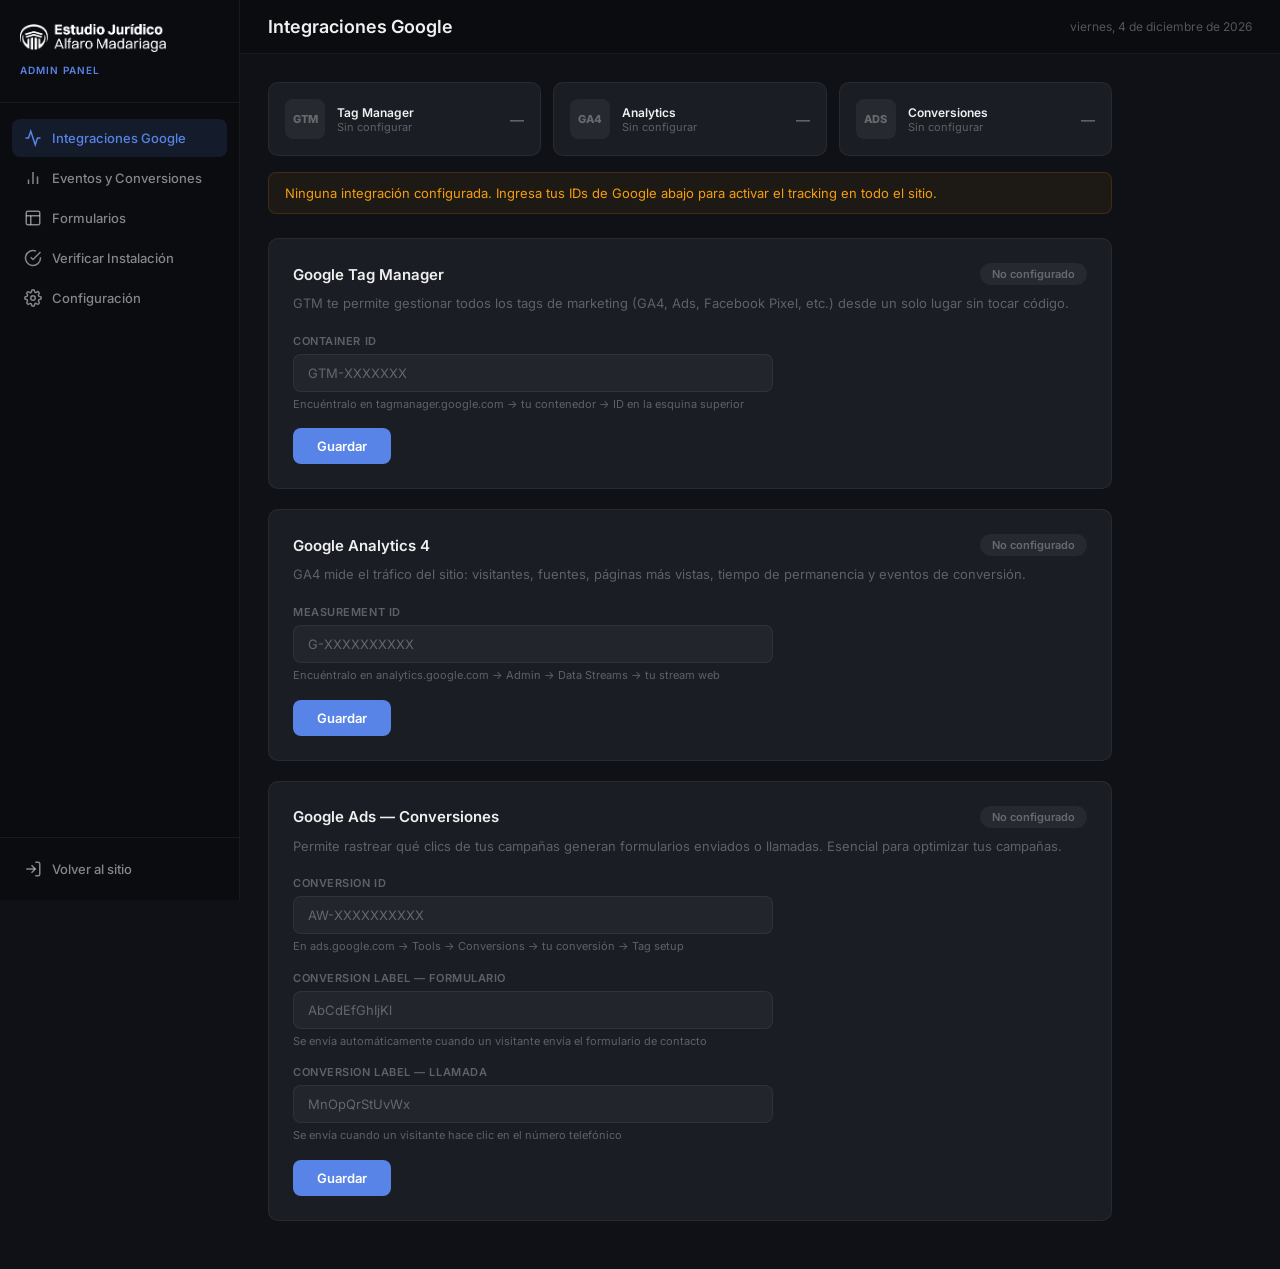
<file: panel/index.html>
<!DOCTYPE html>
<html lang="es">
<head>
  <meta charset="UTF-8">
  <meta name="viewport" content="width=device-width, initial-scale=1.0">
  <title>EJAM - Panel de Administración</title>
  <link rel="stylesheet" href="css/panel.css">
</head>
<body>
  <div class="panel-layout">
    <!-- Sidebar -->
    <aside class="sidebar" id="sidebar">
      <div class="sidebar-brand">
        <img src="../imgsitio/LOGOS/LOGO GENERAL/logoblanco/EJAM-logocompleto blanco.png" alt="EJAM" class="sidebar-logo">
        <span class="sidebar-label">Admin Panel</span>
      </div>
      <nav class="sidebar-nav">
        <a href="#" class="nav-item active" data-section="integraciones">
          <svg width="18" height="18" viewBox="0 0 24 24" fill="none" stroke="currentColor" stroke-width="2"><polyline points="22 12 18 12 15 21 9 3 6 12 2 12"/></svg>
          Integraciones Google
        </a>
        <a href="#" class="nav-item" data-section="eventos">
          <svg width="18" height="18" viewBox="0 0 24 24" fill="none" stroke="currentColor" stroke-width="2"><line x1="18" y1="20" x2="18" y2="10"/><line x1="12" y1="20" x2="12" y2="4"/><line x1="6" y1="20" x2="6" y2="14"/></svg>
          Eventos y Conversiones
        </a>
        <a href="#" class="nav-item" data-section="formularios">
          <svg width="18" height="18" viewBox="0 0 24 24" fill="none" stroke="currentColor" stroke-width="2"><rect x="3" y="3" width="18" height="18" rx="2" ry="2"/><line x1="3" y1="9" x2="21" y2="9"/><line x1="9" y1="21" x2="9" y2="9"/></svg>
          Formularios
        </a>
        <a href="#" class="nav-item" data-section="verificar">
          <svg width="18" height="18" viewBox="0 0 24 24" fill="none" stroke="currentColor" stroke-width="2"><path d="M22 11.08V12a10 10 0 1 1-5.93-9.14"/><polyline points="22 4 12 14.01 9 11.01"/></svg>
          Verificar Instalación
        </a>
        <a href="#" class="nav-item" data-section="config">
          <svg width="18" height="18" viewBox="0 0 24 24" fill="none" stroke="currentColor" stroke-width="2"><circle cx="12" cy="12" r="3"/><path d="M19.4 15a1.65 1.65 0 0 0 .33 1.82l.06.06a2 2 0 0 1-2.83 2.83l-.06-.06a1.65 1.65 0 0 0-1.82-.33 1.65 1.65 0 0 0-1 1.51V21a2 2 0 0 1-4 0v-.09A1.65 1.65 0 0 0 9 19.4a1.65 1.65 0 0 0-1.82.33l-.06.06a2 2 0 0 1-2.83-2.83l.06-.06A1.65 1.65 0 0 0 4.68 15a1.65 1.65 0 0 0-1.51-1H3a2 2 0 0 1 0-4h.09A1.65 1.65 0 0 0 4.6 9a1.65 1.65 0 0 0-.33-1.82l-.06-.06a2 2 0 0 1 2.83-2.83l.06.06A1.65 1.65 0 0 0 9 4.68a1.65 1.65 0 0 0 1-1.51V3a2 2 0 0 1 4 0v.09a1.65 1.65 0 0 0 1 1.51 1.65 1.65 0 0 0 1.82-.33l.06-.06a2 2 0 0 1 2.83 2.83l-.06.06A1.65 1.65 0 0 0 19.4 9a1.65 1.65 0 0 0 1.51 1H21a2 2 0 0 1 0 4h-.09a1.65 1.65 0 0 0-1.51 1z"/></svg>
          Configuración
        </a>
      </nav>
      <div class="sidebar-footer">
        <a href="../index.html" class="nav-item">
          <svg width="18" height="18" viewBox="0 0 24 24" fill="none" stroke="currentColor" stroke-width="2"><path d="M15 3h4a2 2 0 0 1 2 2v14a2 2 0 0 1-2 2h-4"/><polyline points="10 17 15 12 10 7"/><line x1="15" y1="12" x2="3" y2="12"/></svg>
          Volver al sitio
        </a>
      </div>
    </aside>

    <!-- Main Content -->
    <main class="main-content">
      <header class="topbar">
        <button class="sidebar-toggle" id="sidebarToggle">
          <svg width="20" height="20" viewBox="0 0 24 24" fill="none" stroke="currentColor" stroke-width="2"><line x1="3" y1="12" x2="21" y2="12"/><line x1="3" y1="6" x2="21" y2="6"/><line x1="3" y1="18" x2="21" y2="18"/></svg>
        </button>
        <h1 class="topbar-title" id="pageTitle">Integraciones Google</h1>
        <div class="topbar-right">
          <span class="topbar-date" id="currentDate"></span>
        </div>
      </header>

      <!-- INTEGRACIONES SECTION -->
      <section class="panel-section active" id="sec-integraciones">
        <!-- Status overview -->
        <div class="status-overview" id="statusOverview"></div>

        <!-- Google Tag Manager -->
        <div class="config-card">
          <div class="card-title-row">
            <h3>Google Tag Manager</h3>
            <span class="status-badge" id="gtmBadge">No configurado</span>
          </div>
          <p class="config-desc">GTM te permite gestionar todos los tags de marketing (GA4, Ads, Facebook Pixel, etc.) desde un solo lugar sin tocar código.</p>
          <div class="config-form">
            <div class="form-group">
              <label>Container ID</label>
              <input type="text" placeholder="GTM-XXXXXXX" class="panel-input" id="gtmId">
              <small class="input-help">Encuéntralo en tagmanager.google.com → tu contenedor → ID en la esquina superior</small>
            </div>
            <button class="btn-primary" onclick="saveConfig('gtm')">Guardar</button>
          </div>
        </div>

        <!-- Google Analytics 4 -->
        <div class="config-card">
          <div class="card-title-row">
            <h3>Google Analytics 4</h3>
            <span class="status-badge" id="ga4Badge">No configurado</span>
          </div>
          <p class="config-desc">GA4 mide el tráfico del sitio: visitantes, fuentes, páginas más vistas, tiempo de permanencia y eventos de conversión.</p>
          <div class="config-form">
            <div class="form-group">
              <label>Measurement ID</label>
              <input type="text" placeholder="G-XXXXXXXXXX" class="panel-input" id="ga4Id">
              <small class="input-help">Encuéntralo en analytics.google.com → Admin → Data Streams → tu stream web</small>
            </div>
            <button class="btn-primary" onclick="saveConfig('ga4')">Guardar</button>
          </div>
        </div>

        <!-- Google Ads -->
        <div class="config-card">
          <div class="card-title-row">
            <h3>Google Ads — Conversiones</h3>
            <span class="status-badge" id="gadsBadge">No configurado</span>
          </div>
          <p class="config-desc">Permite rastrear qué clics de tus campañas generan formularios enviados o llamadas. Esencial para optimizar tus campañas.</p>
          <div class="config-form">
            <div class="form-group">
              <label>Conversion ID</label>
              <input type="text" placeholder="AW-XXXXXXXXXX" class="panel-input" id="gadsId">
              <small class="input-help">En ads.google.com → Tools → Conversions → tu conversión → Tag setup</small>
            </div>
            <div class="form-group">
              <label>Conversion Label — Formulario</label>
              <input type="text" placeholder="AbCdEfGhIjKl" class="panel-input" id="gadsLabel">
              <small class="input-help">Se envía automáticamente cuando un visitante envía el formulario de contacto</small>
            </div>
            <div class="form-group">
              <label>Conversion Label — Llamada</label>
              <input type="text" placeholder="MnOpQrStUvWx" class="panel-input" id="gadsCallLabel">
              <small class="input-help">Se envía cuando un visitante hace clic en el número telefónico</small>
            </div>
            <button class="btn-primary" onclick="saveConfig('gads')">Guardar</button>
          </div>
        </div>
      </section>

      <!-- EVENTOS SECTION -->
      <section class="panel-section" id="sec-eventos">
        <div class="config-card">
          <h3>Eventos Automáticos</h3>
          <p class="config-desc">El script <code>tracking.js</code> ya está instalado en todas las páginas del sitio y dispara estos eventos automáticamente cuando GA4 o Google Ads están configurados:</p>
          <div class="events-list">
            <div class="event-item">
              <div class="event-icon green">
                <svg width="16" height="16" viewBox="0 0 24 24" fill="none" stroke="currentColor" stroke-width="2"><path d="M22 11.08V12a10 10 0 1 1-5.93-9.14"/><polyline points="22 4 12 14.01 9 11.01"/></svg>
              </div>
              <div class="event-detail">
                <span class="event-name">form_submit</span>
                <span class="event-desc">Se dispara al enviar el formulario de contacto. Envía conversión a Google Ads (si está configurado) + evento a GA4.</span>
              </div>
              <span class="event-target">GA4 + Ads</span>
            </div>
            <div class="event-item">
              <div class="event-icon green">
                <svg width="16" height="16" viewBox="0 0 24 24" fill="none" stroke="currentColor" stroke-width="2"><path d="M22 11.08V12a10 10 0 1 1-5.93-9.14"/><polyline points="22 4 12 14.01 9 11.01"/></svg>
              </div>
              <div class="event-detail">
                <span class="event-name">phone_click</span>
                <span class="event-desc">Se dispara al hacer clic en un enlace telefónico (tel:). Envía conversión de llamada a Ads + evento a GA4.</span>
              </div>
              <span class="event-target">GA4 + Ads</span>
            </div>
            <div class="event-item">
              <div class="event-icon blue">
                <svg width="16" height="16" viewBox="0 0 24 24" fill="none" stroke="currentColor" stroke-width="2"><line x1="18" y1="20" x2="18" y2="10"/><line x1="12" y1="20" x2="12" y2="4"/><line x1="6" y1="20" x2="6" y2="14"/></svg>
              </div>
              <div class="event-detail">
                <span class="event-name">click_cta</span>
                <span class="event-desc">Se dispara al hacer clic en cualquier botón CTA o enlace de navegación. Solo GA4.</span>
              </div>
              <span class="event-target">GA4</span>
            </div>
          </div>
        </div>

        <div class="config-card">
          <h3>Páginas con tracking instalado</h3>
          <p class="config-desc">El archivo <code>js/tracking.js</code> está incluido en estas páginas:</p>
          <div class="pages-list">
            <div class="page-item">
              <span class="page-dot"></span>
              <span>index.html</span>
              <a href="../index.html" target="_blank" class="page-link">Abrir ↗</a>
            </div>
            <div class="page-item">
              <span class="page-dot"></span>
              <span>deudores.html</span>
              <a href="../deudores.html" target="_blank" class="page-link">Abrir ↗</a>
            </div>
            <div class="page-item">
              <span class="page-dot"></span>
              <span>familia.html</span>
              <a href="../familia.html" target="_blank" class="page-link">Abrir ↗</a>
            </div>
            <div class="page-item">
              <span class="page-dot"></span>
              <span>pyme.html</span>
              <a href="../pyme.html" target="_blank" class="page-link">Abrir ↗</a>
            </div>
          </div>
        </div>
      </section>

      <!-- FORMULARIOS SECTION -->
      <section class="panel-section" id="sec-formularios">
        <div class="config-card">
          <h3>Gestión de Formularios</h3>
          <p class="config-desc">Visualiza los campos de cada formulario y configura atributos, hidden fields y etiquetas para integraciones.</p>

          <!-- Page Tabs -->
          <div class="form-tabs">
            <button class="form-tab active" data-form="index">Inicio</button>
            <button class="form-tab" data-form="deudores">Deudores</button>
            <button class="form-tab" data-form="pyme">PYME</button>
            <button class="form-tab" data-form="familia">Familia</button>
          </div>

          <!-- Tab Contents (generated by JS) -->
          <div class="form-tab-content active" id="formtab-index"></div>
          <div class="form-tab-content" id="formtab-deudores"></div>
          <div class="form-tab-content" id="formtab-familia"></div>
          <div class="form-tab-content" id="formtab-pyme"></div>
        </div>

        <!-- Form Configuration per page -->
        <div class="config-card">
          <div class="card-title-row">
            <h3>Configurar Formulario: <span id="formConfigTitle">Inicio</span></h3>
            <span class="status-badge" id="formConfigBadge">Sin configurar</span>
          </div>
          <p class="config-desc">Agrega atributos y campos ocultos al formulario de la página seleccionada. Estos se aplican dinámicamente vía <code>form-config.js</code>.</p>

          <div class="config-form">
            <div class="form-group">
              <label>Form Action (URL de envío)</label>
              <input type="text" placeholder="https://hooks.example.com/form" class="panel-input" id="formAction">
              <small class="input-help">La URL donde se enviarán los datos del formulario (webhook, CRM, etc.)</small>
            </div>
            <div class="form-group">
              <label>Form Method</label>
              <select class="panel-input" id="formMethod">
                <option value="">Sin definir</option>
                <option value="POST">POST</option>
                <option value="GET">GET</option>
              </select>
            </div>
          </div>

          <h4 class="subsection-title">Thank You Page (Conversión)</h4>
          <p class="config-desc" style="margin-bottom:12px">Al enviar el formulario, el usuario es redirigido a esta página. La thank you page dispara automáticamente la conversión de Google Ads al cargar.</p>
          <div class="config-form">
            <div class="form-group">
              <label>URL de Thank You Page</label>
              <input type="text" class="panel-input" id="formThankYou" placeholder="">
              <small class="input-help" id="thankYouDefault"></small>
            </div>
          </div>

          <div class="ty-info">
            <div class="ty-info-title">Páginas creadas:</div>
            <div class="ty-info-list">
              <a href="../gracias-inicio.html" target="_blank">gracias-inicio.html</a>
              <a href="../gracias-deudores.html" target="_blank">gracias-deudores.html</a>
              <a href="../gracias-familia.html" target="_blank">gracias-familia.html</a>
              <a href="../gracias-pyme.html" target="_blank">gracias-pyme.html</a>
            </div>
            <p class="ty-info-note">Cada page carga <code>thankyou.js</code> que dispara <code>gtag('event', 'conversion')</code> + <code>generate_lead</code> automáticamente al cargar.</p>
          </div>

          <h4 class="subsection-title">Campos Hidden</h4>
          <p class="config-desc" style="margin-bottom:12px">Campos ocultos que se envían con el formulario (útil para identificar fuente, campaña, etc.)</p>
          <div id="hiddenFieldsList"></div>
          <button class="btn-secondary" onclick="addHiddenField()">+ Agregar campo hidden</button>

          <h4 class="subsection-title">Atributos data-*</h4>
          <p class="config-desc" style="margin-bottom:12px">Atributos personalizados en el tag &lt;form&gt; para integraciones (ej: data-form-id, data-campaign)</p>
          <div id="dataAttrsList"></div>
          <button class="btn-secondary" onclick="addDataAttr()">+ Agregar atributo</button>

          <div style="margin-top:20px">
            <button class="btn-primary" onclick="saveFormConfig()">Guardar configuración del formulario</button>
          </div>
        </div>
      </section>

      <!-- VERIFICAR SECTION -->
      <section class="panel-section" id="sec-verificar">
        <div class="config-card">
          <h3>Verificar Instalación</h3>
          <p class="config-desc">Comprueba que tus tags de Google están cargando correctamente en el sitio.</p>
          <div class="verify-actions">
            <button class="btn-primary" onclick="runVerification()">Ejecutar verificación</button>
          </div>
          <div class="verify-results" id="verifyResults"></div>
        </div>

        <div class="config-card">
          <h3>Herramientas Externas</h3>
          <p class="config-desc">Usa estas herramientas de Google para verificar la instalación en profundidad:</p>
          <div class="tools-list">
            <a href="https://tagassistant.google.com/" target="_blank" class="tool-item">
              <span class="tool-name">Google Tag Assistant</span>
              <span class="tool-desc">Verifica que GTM, GA4 y Ads están instalados correctamente</span>
            </a>
            <a href="https://analytics.google.com/analytics/web/#/realtime" target="_blank" class="tool-item">
              <span class="tool-name">GA4 Real-Time</span>
              <span class="tool-desc">Ve usuarios activos en tiempo real para confirmar que GA4 funciona</span>
            </a>
            <a href="https://ads.google.com/aw/conversions" target="_blank" class="tool-item">
              <span class="tool-name">Google Ads Conversions</span>
              <span class="tool-desc">Revisa el estado de tus conversiones y si están recibiendo datos</span>
            </a>
          </div>
        </div>
      </section>

      <!-- CONFIG SECTION -->
      <section class="panel-section" id="sec-config">
        <div class="config-card">
          <h3>Datos del Sitio</h3>
          <div class="config-form">
            <div class="form-group">
              <label>Email de notificaciones</label>
              <input type="email" value="contacto@ejam.cl" class="panel-input" id="cfgEmail">
            </div>
            <div class="form-group">
              <label>Teléfono principal</label>
              <input type="tel" value="+56 986 921 292" class="panel-input" id="cfgPhone">
            </div>
            <button class="btn-primary" onclick="saveConfig('site')">Guardar</button>
          </div>
        </div>

        <div class="config-card danger-zone">
          <h3>Zona de Limpieza</h3>
          <p class="config-desc">Elimina toda la configuración guardada. Tendrás que volver a ingresar los IDs de Google.</p>
          <button class="btn-danger" onclick="clearAllConfig()">Borrar toda la configuración</button>
        </div>
      </section>
    </main>
  </div>

  <script src="js/panel.js"></script>
</body>
</html>
</file>
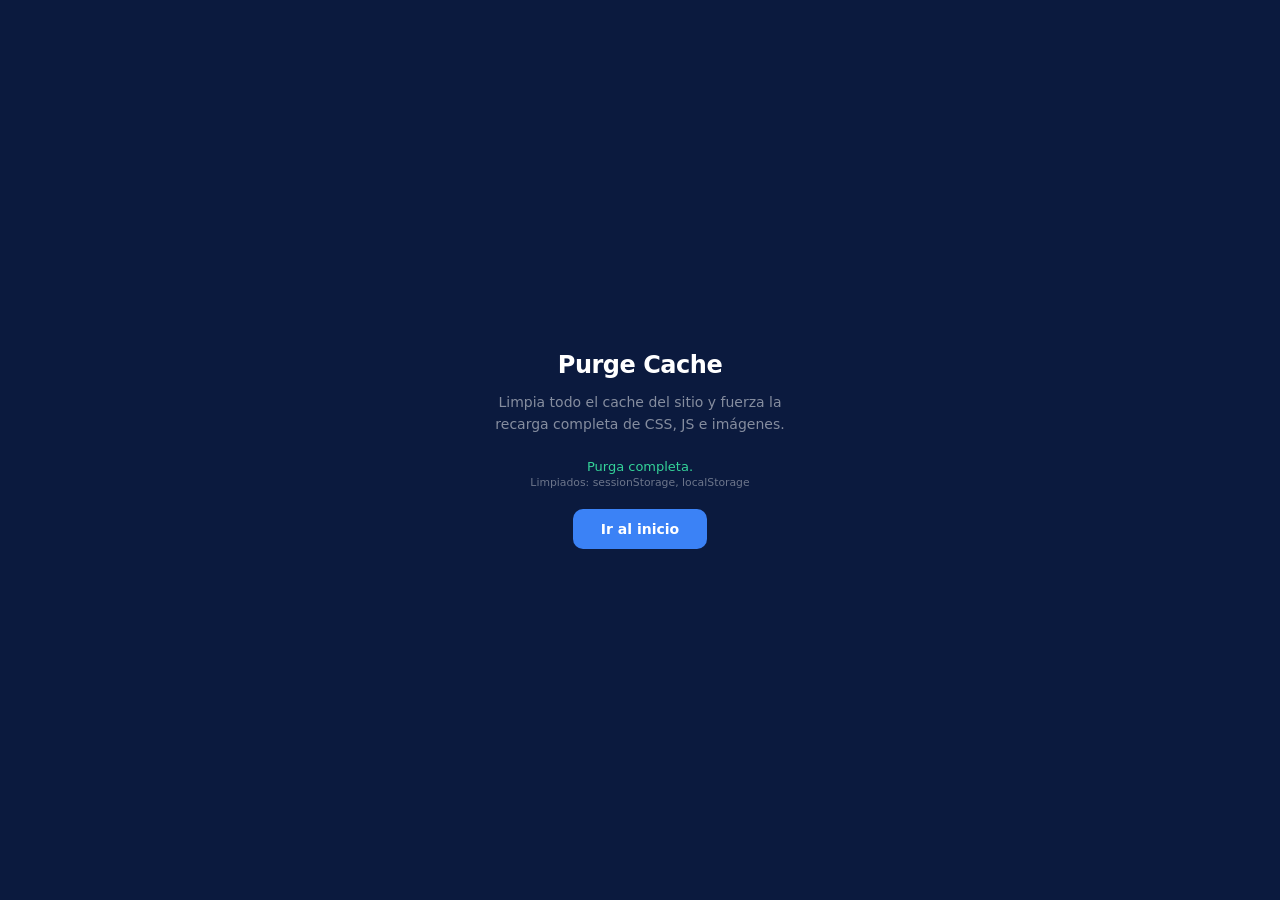
<file: _purge.html>
<!DOCTYPE html>
<html lang="es">
<head>
  <meta charset="UTF-8">
  <meta name="viewport" content="width=device-width, initial-scale=1.0">
  <title>EJAM — Purge Cache</title>
  <style>
    *{margin:0;padding:0;box-sizing:border-box}
    body{font-family:'Switzer',system-ui,sans-serif;background:#0B1A3E;color:#fff;display:flex;align-items:center;justify-content:center;min-height:100vh}
    .wrap{text-align:center;max-width:420px;padding:40px}
    h1{font-size:24px;font-weight:700;margin-bottom:12px;letter-spacing:-0.02em}
    p{font-size:14px;color:rgba(255,255,255,0.5);line-height:1.6;margin-bottom:24px}
    .status{font-size:13px;color:#60A5FA;margin-bottom:20px}
    .btn{display:inline-block;padding:12px 28px;background:#3B82F6;color:#fff;border:none;border-radius:10px;font-size:14px;font-weight:600;cursor:pointer;text-decoration:none;transition:background .2s}
    .btn:hover{background:#2563EB}
    .done{color:#34D399}
    .spinner{display:inline-block;width:16px;height:16px;border:2px solid rgba(255,255,255,0.2);border-top-color:#60A5FA;border-radius:50%;animation:spin .6s linear infinite;margin-right:8px;vertical-align:middle}
    @keyframes spin{to{transform:rotate(360deg)}}
  </style>
</head>
<body>
  <div class="wrap">
    <h1>Purge Cache</h1>
    <p>Limpia todo el cache del sitio y fuerza la recarga completa de CSS, JS e imágenes.</p>
    <div class="status" id="status"><span class="spinner"></span>Purgando...</div>
    <a href="index.html" class="btn" id="goBtn" style="display:none">Ir al inicio</a>
  </div>

  <script>
    (function(){
      var status = document.getElementById('status');
      var goBtn = document.getElementById('goBtn');
      var steps = [];

      // 1. Clear sessionStorage
      try { sessionStorage.clear(); steps.push('sessionStorage'); } catch(e){}

      // 2. Clear localStorage
      try { localStorage.clear(); steps.push('localStorage'); } catch(e){}

      // 3. Unregister service workers
      if ('serviceWorker' in navigator) {
        navigator.serviceWorker.getRegistrations().then(function(regs){
          regs.forEach(function(r){ r.unregister(); });
          if (regs.length) steps.push('Service Workers ('+regs.length+')');
          finish();
        }).catch(function(){ finish(); });
      } else {
        finish();
      }

      function finish(){
        // 4. Clear caches API
        if ('caches' in window) {
          caches.keys().then(function(names){
            return Promise.all(names.map(function(n){ return caches.delete(n); }));
          }).then(function(results){
            if (results.length) steps.push('Cache API ('+results.length+')');
            done();
          }).catch(function(){ done(); });
        } else {
          done();
        }
      }

      function done(){
        status.innerHTML = '<span class="done">Purga completa.</span><br><small style="color:rgba(255,255,255,0.4)">Limpiados: ' + steps.join(', ') + '</small>';
        goBtn.style.display = 'inline-block';
        // Add cache-bust to the go button
        goBtn.href = 'index.html?_purge=' + Date.now();
      }
    })();
  </script>
</body>
</html>
</file>
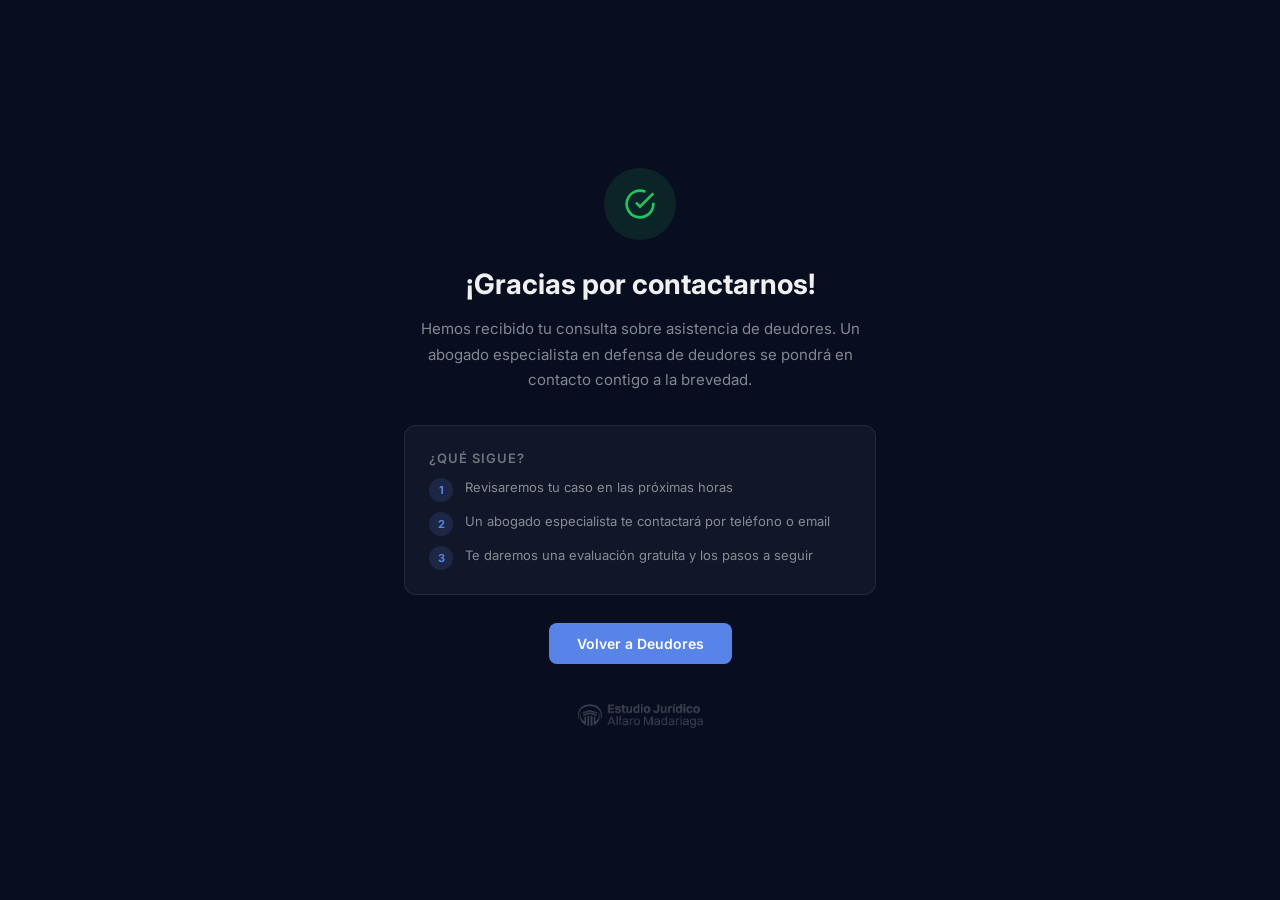
<file: gracias-deudores.html>
<!DOCTYPE html>
<html lang="es">
<head>
  <meta charset="UTF-8">
  <meta name="viewport" content="width=device-width, initial-scale=1.0">
  <title>Gracias - Asistencia Deudores - EJAM</title>
  <meta name="robots" content="noindex, nofollow">

  <!-- Google Tracking + Conversion on page load -->
  <script src="js/tracking.js"></script>
  <script src="js/thankyou.js"></script>

  <style>
    @import url('https://fonts.googleapis.com/css2?family=Inter:wght@400;500;600;700&display=swap');
    *, *::before, *::after { margin: 0; padding: 0; box-sizing: border-box; }
    body {
      font-family: 'Inter', sans-serif;
      background: #080E20;
      color: #f0f0f0;
      min-height: 100vh;
      display: flex;
      align-items: center;
      justify-content: center;
      -webkit-font-smoothing: antialiased;
    }
    .ty-container {
      text-align: center;
      max-width: 520px;
      padding: 40px 24px;
    }
    .ty-icon {
      width: 72px; height: 72px;
      border-radius: 50%;
      background: rgba(34,197,94,0.12);
      display: flex; align-items: center; justify-content: center;
      margin: 0 auto 28px;
    }
    .ty-icon svg { stroke: #22c55e; }
    .ty-title {
      font-size: 28px; font-weight: 700;
      margin-bottom: 14px;
      line-height: 1.2;
    }
    .ty-text {
      font-size: 15px; color: rgba(255,255,255,0.5);
      line-height: 1.7; margin-bottom: 32px;
    }
    .ty-card {
      background: rgba(255,255,255,0.04);
      border: 1px solid rgba(255,255,255,0.08);
      border-radius: 12px;
      padding: 24px;
      margin-bottom: 28px;
      text-align: left;
    }
    .ty-card h3 {
      font-size: 13px; font-weight: 600;
      color: rgba(255,255,255,0.4);
      text-transform: uppercase;
      letter-spacing: 0.08em;
      margin-bottom: 12px;
    }
    .ty-step {
      display: flex; align-items: flex-start; gap: 12px;
      margin-bottom: 10px;
    }
    .ty-step:last-child { margin-bottom: 0; }
    .ty-step-num {
      width: 24px; height: 24px;
      border-radius: 50%;
      background: rgba(89,132,231,0.15);
      color: #5984e7;
      font-size: 11px; font-weight: 700;
      display: flex; align-items: center; justify-content: center;
      flex-shrink: 0;
    }
    .ty-step p { font-size: 13px; color: rgba(255,255,255,0.5); line-height: 1.5; }
    .ty-btn {
      display: inline-flex; align-items: center; gap: 8px;
      padding: 12px 28px;
      background: #5984e7; color: #fff;
      border-radius: 8px; text-decoration: none;
      font-size: 14px; font-weight: 600;
      transition: all 0.2s;
    }
    .ty-btn:hover { background: #4a73d4; transform: translateY(-1px); }
    .ty-logo {
      margin-top: 40px; opacity: 0.2;
      height: 24px; width: auto;
    }
  </style>
</head>
<body>
  <div class="ty-container">
    <div class="ty-icon">
      <svg width="32" height="32" viewBox="0 0 24 24" fill="none" stroke-width="2"><path d="M22 11.08V12a10 10 0 1 1-5.93-9.14"/><polyline points="22 4 12 14.01 9 11.01"/></svg>
    </div>
    <h1 class="ty-title">¡Gracias por contactarnos!</h1>
    <p class="ty-text">Hemos recibido tu consulta sobre asistencia de deudores. Un abogado especialista en defensa de deudores se pondrá en contacto contigo a la brevedad.</p>
    <div class="ty-card">
      <h3>¿Qué sigue?</h3>
      <div class="ty-step">
        <span class="ty-step-num">1</span>
        <p>Revisaremos tu caso en las próximas horas</p>
      </div>
      <div class="ty-step">
        <span class="ty-step-num">2</span>
        <p>Un abogado especialista te contactará por teléfono o email</p>
      </div>
      <div class="ty-step">
        <span class="ty-step-num">3</span>
        <p>Te daremos una evaluación gratuita y los pasos a seguir</p>
      </div>
    </div>
    <a href="deudores.html" class="ty-btn">Volver a Deudores</a>
    <br>
    <img src="imgsitio/LOGOS/LOGO GENERAL/logoblanco/EJAM-logocompleto blanco.png" alt="EJAM" class="ty-logo">
  </div>
</body>
</html>
</file>
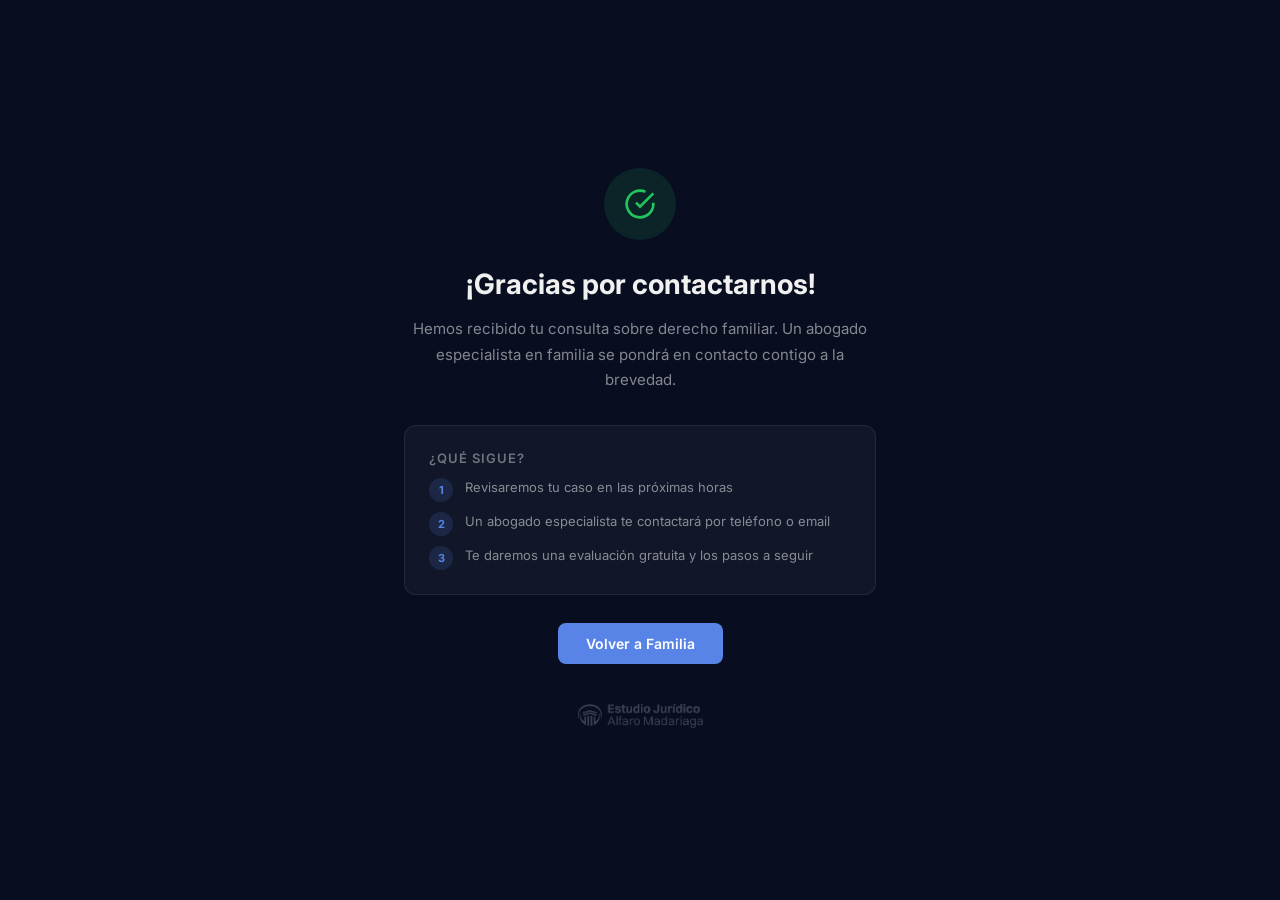
<file: gracias-familia.html>
<!DOCTYPE html>
<html lang="es">
<head>
  <meta charset="UTF-8">
  <meta name="viewport" content="width=device-width, initial-scale=1.0">
  <title>Gracias - Asistencia Familia - EJAM</title>
  <meta name="robots" content="noindex, nofollow">

  <!-- Google Tracking + Conversion on page load -->
  <script src="js/tracking.js"></script>
  <script src="js/thankyou.js"></script>

  <style>
    @import url('https://fonts.googleapis.com/css2?family=Inter:wght@400;500;600;700&display=swap');
    *, *::before, *::after { margin: 0; padding: 0; box-sizing: border-box; }
    body {
      font-family: 'Inter', sans-serif;
      background: #080E20;
      color: #f0f0f0;
      min-height: 100vh;
      display: flex;
      align-items: center;
      justify-content: center;
      -webkit-font-smoothing: antialiased;
    }
    .ty-container {
      text-align: center;
      max-width: 520px;
      padding: 40px 24px;
    }
    .ty-icon {
      width: 72px; height: 72px;
      border-radius: 50%;
      background: rgba(34,197,94,0.12);
      display: flex; align-items: center; justify-content: center;
      margin: 0 auto 28px;
    }
    .ty-icon svg { stroke: #22c55e; }
    .ty-title {
      font-size: 28px; font-weight: 700;
      margin-bottom: 14px;
      line-height: 1.2;
    }
    .ty-text {
      font-size: 15px; color: rgba(255,255,255,0.5);
      line-height: 1.7; margin-bottom: 32px;
    }
    .ty-card {
      background: rgba(255,255,255,0.04);
      border: 1px solid rgba(255,255,255,0.08);
      border-radius: 12px;
      padding: 24px;
      margin-bottom: 28px;
      text-align: left;
    }
    .ty-card h3 {
      font-size: 13px; font-weight: 600;
      color: rgba(255,255,255,0.4);
      text-transform: uppercase;
      letter-spacing: 0.08em;
      margin-bottom: 12px;
    }
    .ty-step {
      display: flex; align-items: flex-start; gap: 12px;
      margin-bottom: 10px;
    }
    .ty-step:last-child { margin-bottom: 0; }
    .ty-step-num {
      width: 24px; height: 24px;
      border-radius: 50%;
      background: rgba(89,132,231,0.15);
      color: #5984e7;
      font-size: 11px; font-weight: 700;
      display: flex; align-items: center; justify-content: center;
      flex-shrink: 0;
    }
    .ty-step p { font-size: 13px; color: rgba(255,255,255,0.5); line-height: 1.5; }
    .ty-btn {
      display: inline-flex; align-items: center; gap: 8px;
      padding: 12px 28px;
      background: #5984e7; color: #fff;
      border-radius: 8px; text-decoration: none;
      font-size: 14px; font-weight: 600;
      transition: all 0.2s;
    }
    .ty-btn:hover { background: #4a73d4; transform: translateY(-1px); }
    .ty-logo {
      margin-top: 40px; opacity: 0.2;
      height: 24px; width: auto;
    }
  </style>
</head>
<body>
  <div class="ty-container">
    <div class="ty-icon">
      <svg width="32" height="32" viewBox="0 0 24 24" fill="none" stroke-width="2"><path d="M22 11.08V12a10 10 0 1 1-5.93-9.14"/><polyline points="22 4 12 14.01 9 11.01"/></svg>
    </div>
    <h1 class="ty-title">¡Gracias por contactarnos!</h1>
    <p class="ty-text">Hemos recibido tu consulta sobre derecho familiar. Un abogado especialista en familia se pondrá en contacto contigo a la brevedad.</p>
    <div class="ty-card">
      <h3>¿Qué sigue?</h3>
      <div class="ty-step">
        <span class="ty-step-num">1</span>
        <p>Revisaremos tu caso en las próximas horas</p>
      </div>
      <div class="ty-step">
        <span class="ty-step-num">2</span>
        <p>Un abogado especialista te contactará por teléfono o email</p>
      </div>
      <div class="ty-step">
        <span class="ty-step-num">3</span>
        <p>Te daremos una evaluación gratuita y los pasos a seguir</p>
      </div>
    </div>
    <a href="familia.html" class="ty-btn">Volver a Familia</a>
    <br>
    <img src="imgsitio/LOGOS/LOGO GENERAL/logoblanco/EJAM-logocompleto blanco.png" alt="EJAM" class="ty-logo">
  </div>
</body>
</html>
</file>
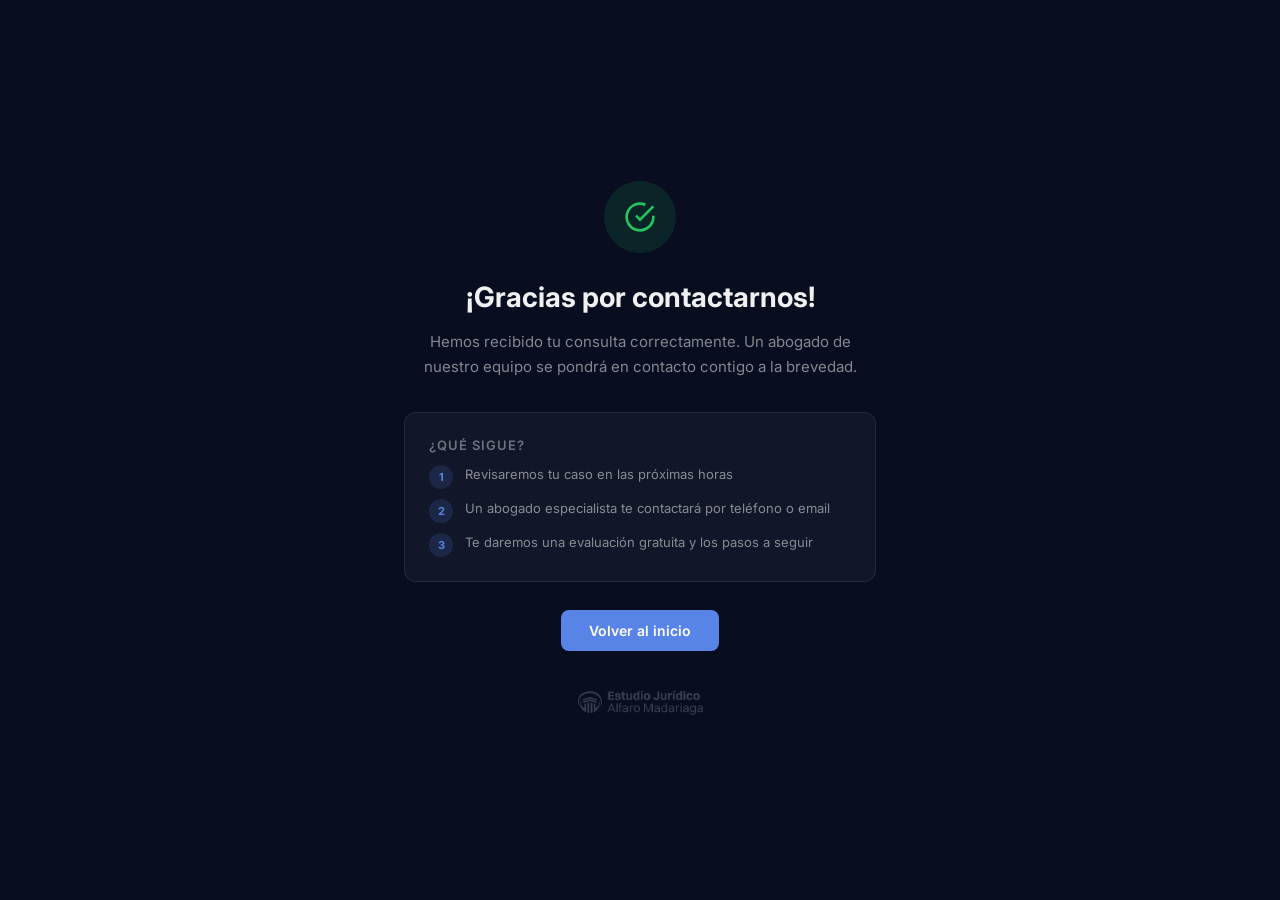
<file: gracias-inicio.html>
<!DOCTYPE html>
<html lang="es">
<head>
  <meta charset="UTF-8">
  <meta name="viewport" content="width=device-width, initial-scale=1.0">
  <title>Gracias - EJAM Estudio Jurídico</title>
  <meta name="robots" content="noindex, nofollow">

  <!-- Google Tracking + Conversion on page load -->
  <script src="js/tracking.js"></script>
  <script src="js/thankyou.js"></script>

  <style>
    @import url('https://fonts.googleapis.com/css2?family=Inter:wght@400;500;600;700&display=swap');
    *, *::before, *::after { margin: 0; padding: 0; box-sizing: border-box; }
    body {
      font-family: 'Inter', sans-serif;
      background: #080E20;
      color: #f0f0f0;
      min-height: 100vh;
      display: flex;
      align-items: center;
      justify-content: center;
      -webkit-font-smoothing: antialiased;
    }
    .ty-container {
      text-align: center;
      max-width: 520px;
      padding: 40px 24px;
    }
    .ty-icon {
      width: 72px; height: 72px;
      border-radius: 50%;
      background: rgba(34,197,94,0.12);
      display: flex; align-items: center; justify-content: center;
      margin: 0 auto 28px;
    }
    .ty-icon svg { stroke: #22c55e; }
    .ty-title {
      font-size: 28px; font-weight: 700;
      margin-bottom: 14px;
      line-height: 1.2;
    }
    .ty-text {
      font-size: 15px; color: rgba(255,255,255,0.5);
      line-height: 1.7; margin-bottom: 32px;
    }
    .ty-card {
      background: rgba(255,255,255,0.04);
      border: 1px solid rgba(255,255,255,0.08);
      border-radius: 12px;
      padding: 24px;
      margin-bottom: 28px;
      text-align: left;
    }
    .ty-card h3 {
      font-size: 13px; font-weight: 600;
      color: rgba(255,255,255,0.4);
      text-transform: uppercase;
      letter-spacing: 0.08em;
      margin-bottom: 12px;
    }
    .ty-step {
      display: flex; align-items: flex-start; gap: 12px;
      margin-bottom: 10px;
    }
    .ty-step:last-child { margin-bottom: 0; }
    .ty-step-num {
      width: 24px; height: 24px;
      border-radius: 50%;
      background: rgba(89,132,231,0.15);
      color: #5984e7;
      font-size: 11px; font-weight: 700;
      display: flex; align-items: center; justify-content: center;
      flex-shrink: 0;
    }
    .ty-step p { font-size: 13px; color: rgba(255,255,255,0.5); line-height: 1.5; }
    .ty-btn {
      display: inline-flex; align-items: center; gap: 8px;
      padding: 12px 28px;
      background: #5984e7; color: #fff;
      border-radius: 8px; text-decoration: none;
      font-size: 14px; font-weight: 600;
      transition: all 0.2s;
    }
    .ty-btn:hover { background: #4a73d4; transform: translateY(-1px); }
    .ty-logo {
      margin-top: 40px; opacity: 0.2;
      height: 24px; width: auto;
    }
  </style>
</head>
<body>
  <div class="ty-container">
    <div class="ty-icon">
      <svg width="32" height="32" viewBox="0 0 24 24" fill="none" stroke-width="2"><path d="M22 11.08V12a10 10 0 1 1-5.93-9.14"/><polyline points="22 4 12 14.01 9 11.01"/></svg>
    </div>
    <h1 class="ty-title">¡Gracias por contactarnos!</h1>
    <p class="ty-text">Hemos recibido tu consulta correctamente. Un abogado de nuestro equipo se pondrá en contacto contigo a la brevedad.</p>
    <div class="ty-card">
      <h3>¿Qué sigue?</h3>
      <div class="ty-step">
        <span class="ty-step-num">1</span>
        <p>Revisaremos tu caso en las próximas horas</p>
      </div>
      <div class="ty-step">
        <span class="ty-step-num">2</span>
        <p>Un abogado especialista te contactará por teléfono o email</p>
      </div>
      <div class="ty-step">
        <span class="ty-step-num">3</span>
        <p>Te daremos una evaluación gratuita y los pasos a seguir</p>
      </div>
    </div>
    <a href="index.html" class="ty-btn">Volver al inicio</a>
    <br>
    <img src="imgsitio/LOGOS/LOGO GENERAL/logoblanco/EJAM-logocompleto blanco.png" alt="EJAM" class="ty-logo">
  </div>
</body>
</html>
</file>
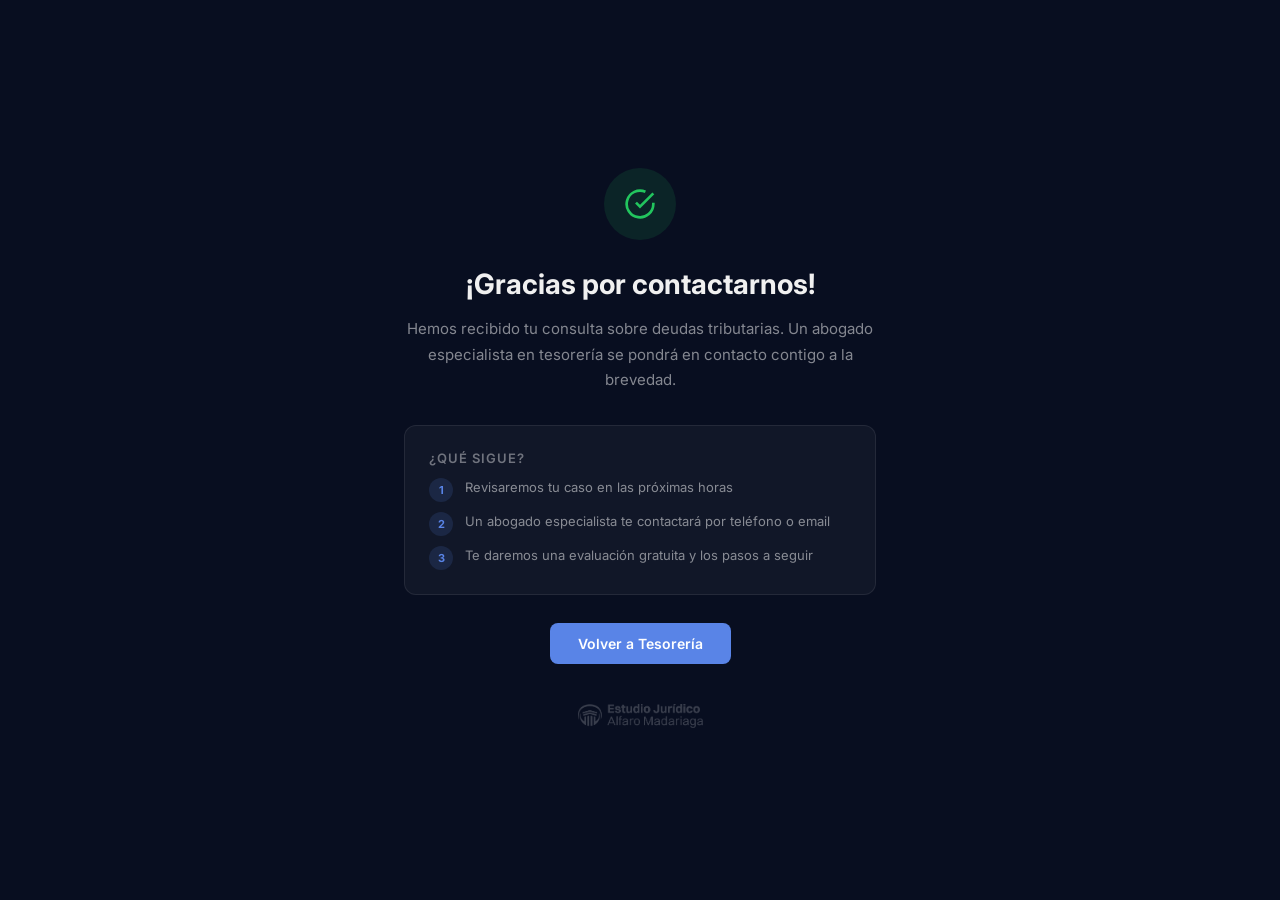
<file: gracias-pyme.html>
<!DOCTYPE html>
<html lang="es">
<head>
  <meta charset="UTF-8">
  <meta name="viewport" content="width=device-width, initial-scale=1.0">
  <title>Gracias - Asistencia Tesorería - EJAM</title>
  <meta name="robots" content="noindex, nofollow">

  <!-- Google Tracking + Conversion on page load -->
  <script src="js/tracking.js"></script>
  <script src="js/thankyou.js"></script>

  <style>
    @import url('https://fonts.googleapis.com/css2?family=Inter:wght@400;500;600;700&display=swap');
    *, *::before, *::after { margin: 0; padding: 0; box-sizing: border-box; }
    body {
      font-family: 'Inter', sans-serif;
      background: #080E20;
      color: #f0f0f0;
      min-height: 100vh;
      display: flex;
      align-items: center;
      justify-content: center;
      -webkit-font-smoothing: antialiased;
    }
    .ty-container {
      text-align: center;
      max-width: 520px;
      padding: 40px 24px;
    }
    .ty-icon {
      width: 72px; height: 72px;
      border-radius: 50%;
      background: rgba(34,197,94,0.12);
      display: flex; align-items: center; justify-content: center;
      margin: 0 auto 28px;
    }
    .ty-icon svg { stroke: #22c55e; }
    .ty-title {
      font-size: 28px; font-weight: 700;
      margin-bottom: 14px;
      line-height: 1.2;
    }
    .ty-text {
      font-size: 15px; color: rgba(255,255,255,0.5);
      line-height: 1.7; margin-bottom: 32px;
    }
    .ty-card {
      background: rgba(255,255,255,0.04);
      border: 1px solid rgba(255,255,255,0.08);
      border-radius: 12px;
      padding: 24px;
      margin-bottom: 28px;
      text-align: left;
    }
    .ty-card h3 {
      font-size: 13px; font-weight: 600;
      color: rgba(255,255,255,0.4);
      text-transform: uppercase;
      letter-spacing: 0.08em;
      margin-bottom: 12px;
    }
    .ty-step {
      display: flex; align-items: flex-start; gap: 12px;
      margin-bottom: 10px;
    }
    .ty-step:last-child { margin-bottom: 0; }
    .ty-step-num {
      width: 24px; height: 24px;
      border-radius: 50%;
      background: rgba(89,132,231,0.15);
      color: #5984e7;
      font-size: 11px; font-weight: 700;
      display: flex; align-items: center; justify-content: center;
      flex-shrink: 0;
    }
    .ty-step p { font-size: 13px; color: rgba(255,255,255,0.5); line-height: 1.5; }
    .ty-btn {
      display: inline-flex; align-items: center; gap: 8px;
      padding: 12px 28px;
      background: #5984e7; color: #fff;
      border-radius: 8px; text-decoration: none;
      font-size: 14px; font-weight: 600;
      transition: all 0.2s;
    }
    .ty-btn:hover { background: #4a73d4; transform: translateY(-1px); }
    .ty-logo {
      margin-top: 40px; opacity: 0.2;
      height: 24px; width: auto;
    }
  </style>
</head>
<body>
  <div class="ty-container">
    <div class="ty-icon">
      <svg width="32" height="32" viewBox="0 0 24 24" fill="none" stroke-width="2"><path d="M22 11.08V12a10 10 0 1 1-5.93-9.14"/><polyline points="22 4 12 14.01 9 11.01"/></svg>
    </div>
    <h1 class="ty-title">¡Gracias por contactarnos!</h1>
    <p class="ty-text">Hemos recibido tu consulta sobre deudas tributarias. Un abogado especialista en tesorería se pondrá en contacto contigo a la brevedad.</p>
    <div class="ty-card">
      <h3>¿Qué sigue?</h3>
      <div class="ty-step">
        <span class="ty-step-num">1</span>
        <p>Revisaremos tu caso en las próximas horas</p>
      </div>
      <div class="ty-step">
        <span class="ty-step-num">2</span>
        <p>Un abogado especialista te contactará por teléfono o email</p>
      </div>
      <div class="ty-step">
        <span class="ty-step-num">3</span>
        <p>Te daremos una evaluación gratuita y los pasos a seguir</p>
      </div>
    </div>
    <a href="tesoreria.html" class="ty-btn">Volver a Tesorería</a>
    <br>
    <img src="imgsitio/LOGOS/LOGO GENERAL/logoblanco/EJAM-logocompleto blanco.png" alt="EJAM" class="ty-logo">
  </div>
</body>
</html>
</file>
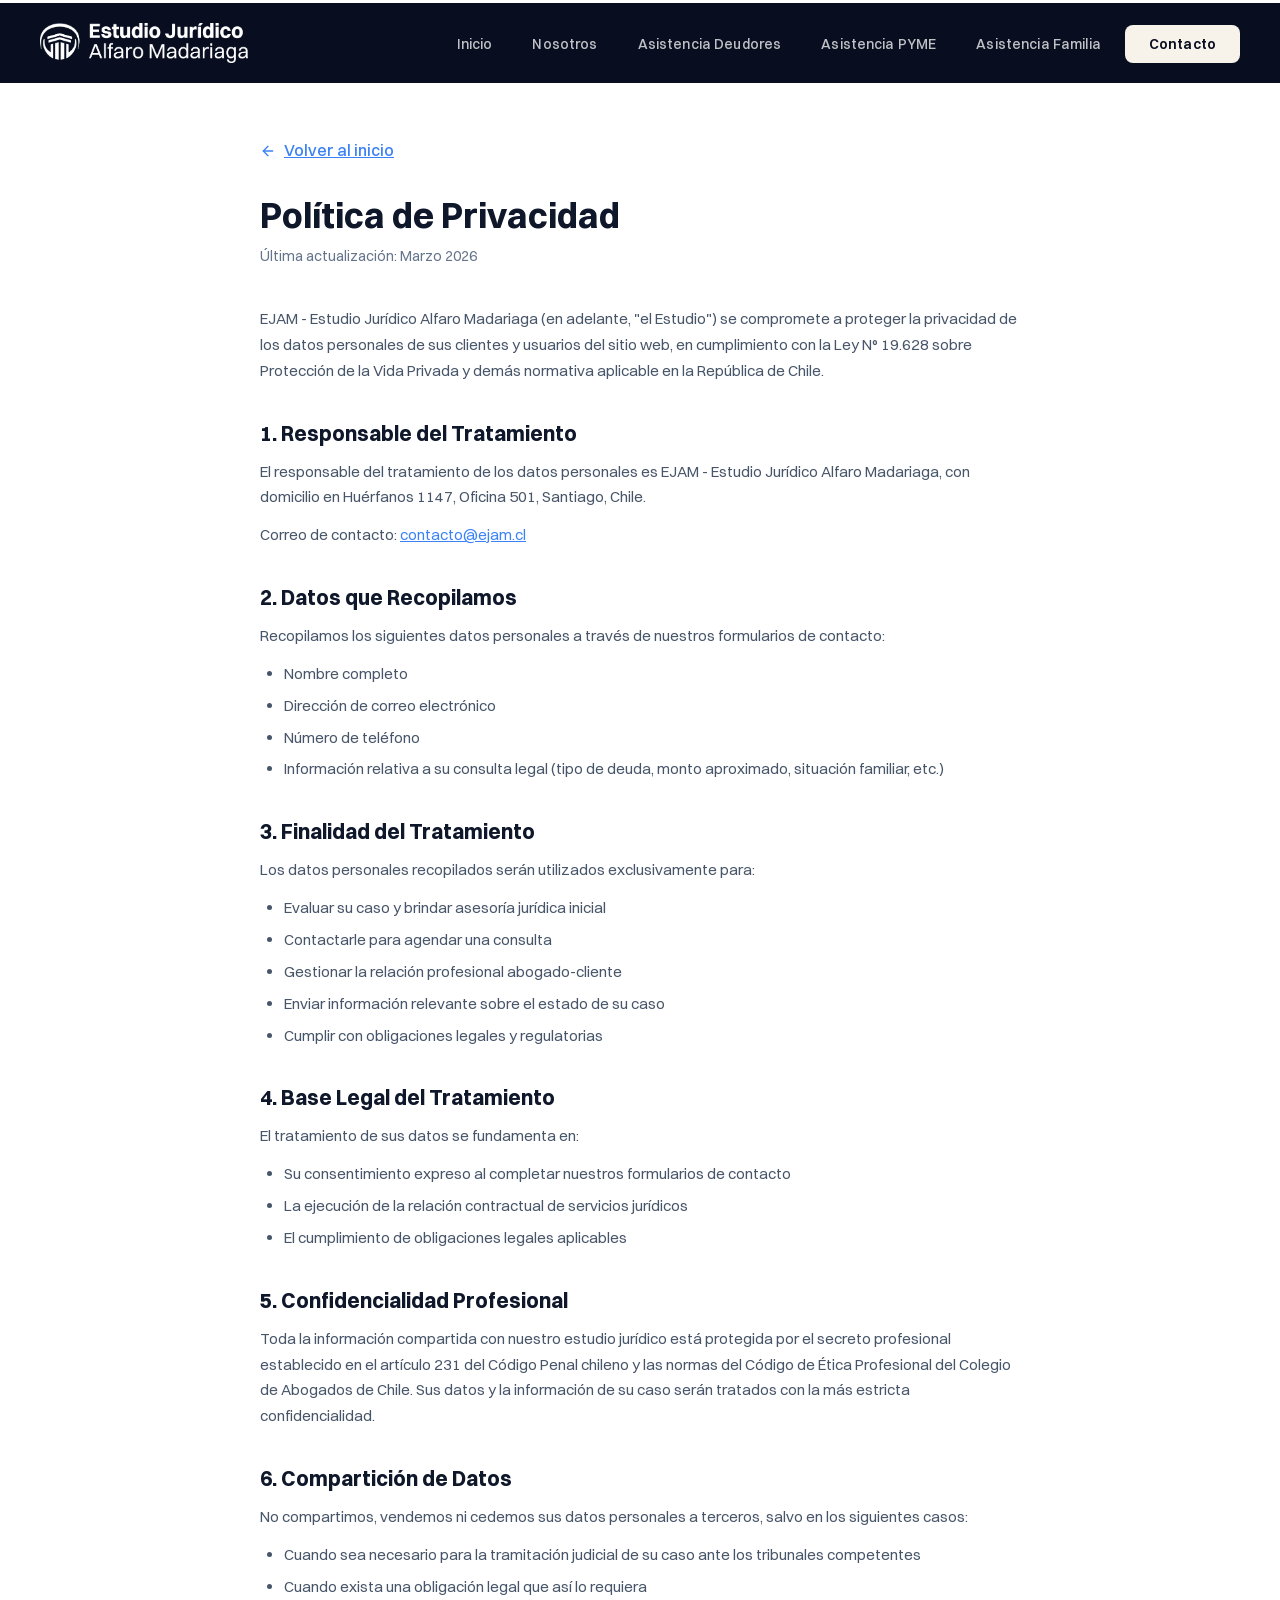
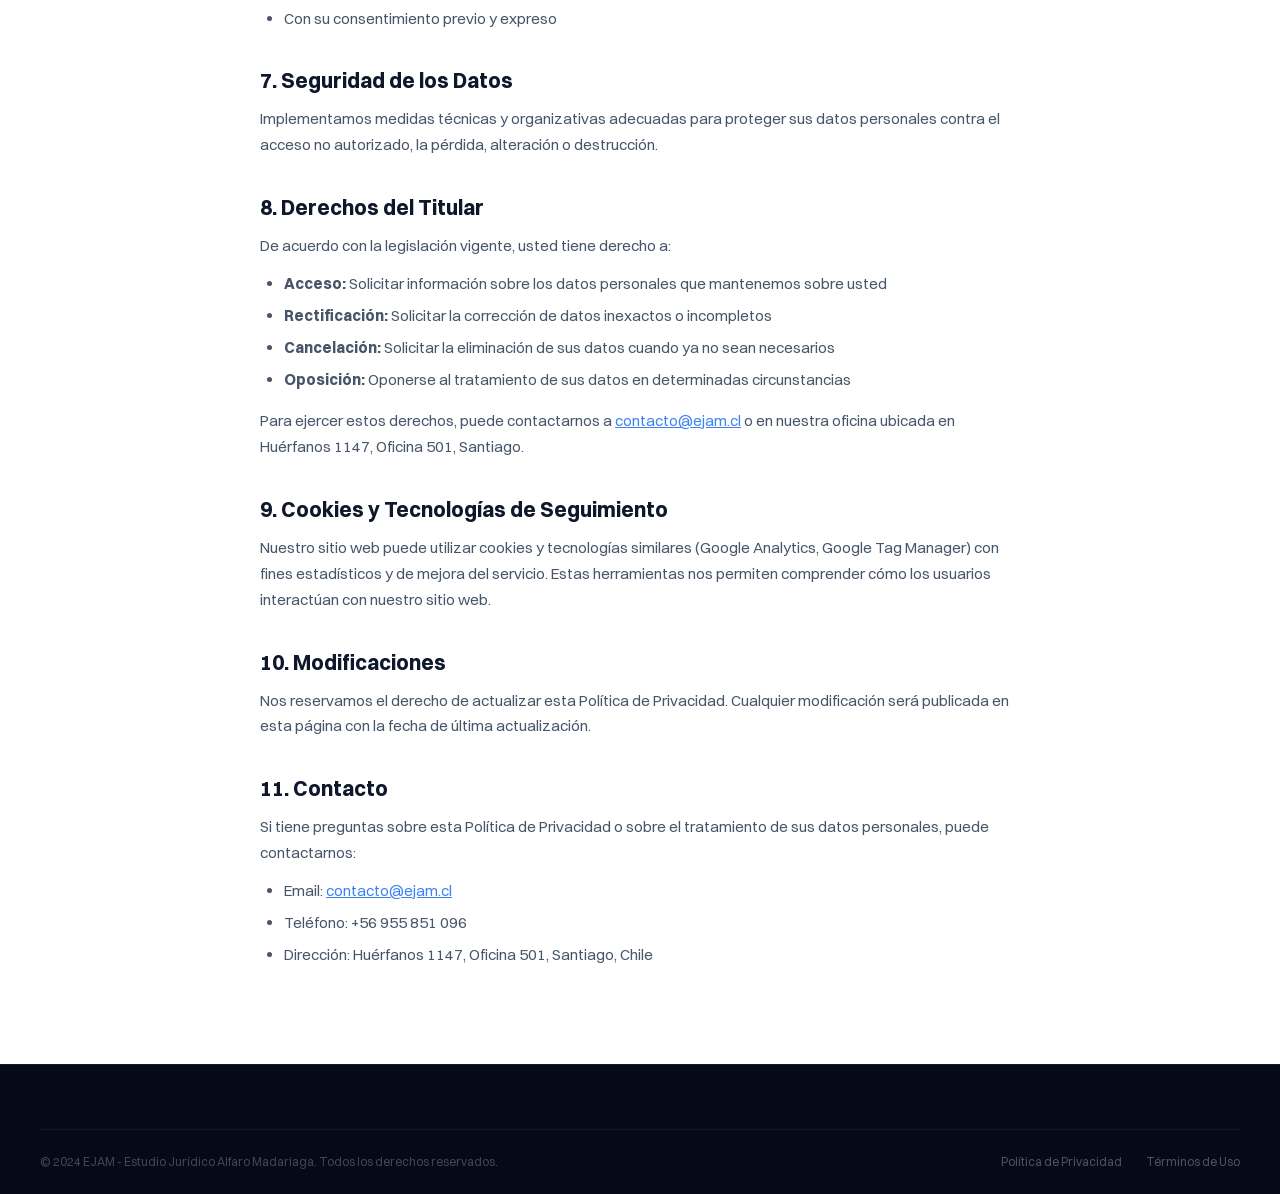
<file: politica-privacidad.html>
<!DOCTYPE html>
<html lang="es">
<head>
  <meta charset="UTF-8">
  <meta name="viewport" content="width=device-width, initial-scale=1.0">
  <title>Política de Privacidad - EJAM Estudio Jurídico</title>

  <script src="js/tracking.js"></script>
  <style>body{opacity:0;transition:opacity .15s ease}</style>
  <script>
    (function(){var v=Date.now();window._v=v;
    function _c(h){document.write('<link rel="stylesheet" href="'+h+'?v='+v+'">')}
    _c('css/styles.css');
    })();
  </script>
  <style>
    .legal-content { max-width: 800px; margin: 0 auto; padding: 140px 20px 80px; }
    .legal-content h1 { font-size: 2.2rem; color: #0F172A; margin-bottom: 8px; }
    .legal-content .legal-date { color: #64748B; font-size: 0.9rem; margin-bottom: 40px; display: block; }
    .legal-content h2 { font-size: 1.3rem; color: #0F172A; margin-top: 36px; margin-bottom: 12px; }
    .legal-content p, .legal-content li { color: #475569; line-height: 1.7; margin-bottom: 12px; font-size: 0.95rem; }
    .legal-content ul { padding-left: 24px; margin-bottom: 16px; }
    .legal-content li { margin-bottom: 6px; }
    .legal-content a { color: #3B82F6; text-decoration: underline; }
    .legal-back { display: inline-flex; align-items: center; gap: 8px; color: #3B82F6; text-decoration: none; font-weight: 500; margin-bottom: 32px; }
    .legal-back:hover { text-decoration: underline; }
  </style>
</head>
<body style="background: #fff;">

  <!-- Navbar -->
  <nav class="navbar scrolled">
    <div class="container">
      <a href="index.html" class="navbar-logo">
        <img src="imgsitio/LOGOS/LOGO GENERAL/logoblanco/EJAM-logocompleto blanco.png" alt="EJAM - Estudio Jurídico">
      </a>
      <ul class="nav-links">
        <li><a href="index.html">Inicio</a></li>
        <li><a href="index.html#nosotros">Nosotros</a></li>
        <li><a href="deudores.html">Asistencia Deudores</a></li>
        <li><a href="pyme.html">Asistencia PYME</a></li>
        <li><a href="familia.html">Asistencia Familia</a></li>
        <li><a href="index.html#contacto" class="nav-cta">Contacto</a></li>
      </ul>
      <div class="hamburger">
        <span></span>
        <span></span>
        <span></span>
      </div>
    </div>
  </nav>
  <div class="nav-overlay"></div>

  <div class="legal-content">
    <a href="index.html" class="legal-back">
      <svg width="16" height="16" viewBox="0 0 24 24" fill="none" stroke="currentColor" stroke-width="2" stroke-linecap="round" stroke-linejoin="round"><path d="M19 12H5"/><path d="m12 19-7-7 7-7"/></svg>
      Volver al inicio
    </a>

    <h1>Política de Privacidad</h1>
    <span class="legal-date">Última actualización: Marzo 2026</span>

    <p>EJAM - Estudio Jurídico Alfaro Madariaga (en adelante, "el Estudio") se compromete a proteger la privacidad de los datos personales de sus clientes y usuarios del sitio web, en cumplimiento con la Ley N° 19.628 sobre Protección de la Vida Privada y demás normativa aplicable en la República de Chile.</p>

    <h2>1. Responsable del Tratamiento</h2>
    <p>El responsable del tratamiento de los datos personales es EJAM - Estudio Jurídico Alfaro Madariaga, con domicilio en Huérfanos 1147, Oficina 501, Santiago, Chile.</p>
    <p>Correo de contacto: <a href="mailto:contacto@ejam.cl">contacto@ejam.cl</a></p>

    <h2>2. Datos que Recopilamos</h2>
    <p>Recopilamos los siguientes datos personales a través de nuestros formularios de contacto:</p>
    <ul>
      <li>Nombre completo</li>
      <li>Dirección de correo electrónico</li>
      <li>Número de teléfono</li>
      <li>Información relativa a su consulta legal (tipo de deuda, monto aproximado, situación familiar, etc.)</li>
    </ul>

    <h2>3. Finalidad del Tratamiento</h2>
    <p>Los datos personales recopilados serán utilizados exclusivamente para:</p>
    <ul>
      <li>Evaluar su caso y brindar asesoría jurídica inicial</li>
      <li>Contactarle para agendar una consulta</li>
      <li>Gestionar la relación profesional abogado-cliente</li>
      <li>Enviar información relevante sobre el estado de su caso</li>
      <li>Cumplir con obligaciones legales y regulatorias</li>
    </ul>

    <h2>4. Base Legal del Tratamiento</h2>
    <p>El tratamiento de sus datos se fundamenta en:</p>
    <ul>
      <li>Su consentimiento expreso al completar nuestros formularios de contacto</li>
      <li>La ejecución de la relación contractual de servicios jurídicos</li>
      <li>El cumplimiento de obligaciones legales aplicables</li>
    </ul>

    <h2>5. Confidencialidad Profesional</h2>
    <p>Toda la información compartida con nuestro estudio jurídico está protegida por el secreto profesional establecido en el artículo 231 del Código Penal chileno y las normas del Código de Ética Profesional del Colegio de Abogados de Chile. Sus datos y la información de su caso serán tratados con la más estricta confidencialidad.</p>

    <h2>6. Compartición de Datos</h2>
    <p>No compartimos, vendemos ni cedemos sus datos personales a terceros, salvo en los siguientes casos:</p>
    <ul>
      <li>Cuando sea necesario para la tramitación judicial de su caso ante los tribunales competentes</li>
      <li>Cuando exista una obligación legal que así lo requiera</li>
      <li>Con su consentimiento previo y expreso</li>
    </ul>

    <h2>7. Seguridad de los Datos</h2>
    <p>Implementamos medidas técnicas y organizativas adecuadas para proteger sus datos personales contra el acceso no autorizado, la pérdida, alteración o destrucción.</p>

    <h2>8. Derechos del Titular</h2>
    <p>De acuerdo con la legislación vigente, usted tiene derecho a:</p>
    <ul>
      <li><strong>Acceso:</strong> Solicitar información sobre los datos personales que mantenemos sobre usted</li>
      <li><strong>Rectificación:</strong> Solicitar la corrección de datos inexactos o incompletos</li>
      <li><strong>Cancelación:</strong> Solicitar la eliminación de sus datos cuando ya no sean necesarios</li>
      <li><strong>Oposición:</strong> Oponerse al tratamiento de sus datos en determinadas circunstancias</li>
    </ul>
    <p>Para ejercer estos derechos, puede contactarnos a <a href="mailto:contacto@ejam.cl">contacto@ejam.cl</a> o en nuestra oficina ubicada en Huérfanos 1147, Oficina 501, Santiago.</p>

    <h2>9. Cookies y Tecnologías de Seguimiento</h2>
    <p>Nuestro sitio web puede utilizar cookies y tecnologías similares (Google Analytics, Google Tag Manager) con fines estadísticos y de mejora del servicio. Estas herramientas nos permiten comprender cómo los usuarios interactúan con nuestro sitio web.</p>

    <h2>10. Modificaciones</h2>
    <p>Nos reservamos el derecho de actualizar esta Política de Privacidad. Cualquier modificación será publicada en esta página con la fecha de última actualización.</p>

    <h2>11. Contacto</h2>
    <p>Si tiene preguntas sobre esta Política de Privacidad o sobre el tratamiento de sus datos personales, puede contactarnos:</p>
    <ul>
      <li>Email: <a href="mailto:contacto@ejam.cl">contacto@ejam.cl</a></li>
      <li>Teléfono: +56 955 851 096</li>
      <li>Dirección: Huérfanos 1147, Oficina 501, Santiago, Chile</li>
    </ul>
  </div>

  <!-- Footer -->
  <footer class="footer">
    <div class="container">
      <div class="footer-bottom">
        <p>&copy; 2024 EJAM - Estudio Jurídico Alfaro Madariaga. Todos los derechos reservados.</p>
        <div class="footer-legal">
          <a href="politica-privacidad.html">Política de Privacidad</a>
          <a href="#">Términos de Uso</a>
        </div>
      </div>
    </div>
  </footer>

  <script src="https://cdnjs.cloudflare.com/ajax/libs/gsap/3.12.5/gsap.min.js"></script>
  <script src="js/main.js"></script>
</body>
</html>
</file>
<file: panel/css/panel.css>
/* ========================================
   EJAM Admin Panel - Styles
   ======================================== */
@import url('https://fonts.googleapis.com/css2?family=Inter:wght@300;400;500;600;700&display=swap');

*, *::before, *::after { margin: 0; padding: 0; box-sizing: border-box; }

:root {
  --panel-bg: #0f1117;
  --sidebar-bg: #0a0c10;
  --card-bg: #1a1d24;
  --card-border: rgba(255,255,255,0.06);
  --text-primary: #f0f0f0;
  --text-secondary: rgba(255,255,255,0.5);
  --text-muted: rgba(255,255,255,0.3);
  --blue: #5984e7;
  --green: #22c55e;
  --orange: #f59e0b;
  --red: #ef4444;
  --radius: 10px;
}

body {
  font-family: 'Inter', sans-serif;
  background: var(--panel-bg);
  color: var(--text-primary);
  -webkit-font-smoothing: antialiased;
}

.panel-layout { display: flex; min-height: 100vh; }

/* ---- SIDEBAR ---- */
.sidebar {
  width: 240px;
  background: var(--sidebar-bg);
  border-right: 1px solid var(--card-border);
  display: flex;
  flex-direction: column;
  position: fixed;
  top: 0; left: 0; height: 100vh;
  z-index: 100;
  transition: transform 0.3s ease;
}

.sidebar-brand { padding: 24px 20px; border-bottom: 1px solid var(--card-border); }
.sidebar-logo { height: 28px; width: auto; display: block; margin-bottom: 6px; }
.sidebar-label { font-size: 10px; font-weight: 600; color: var(--blue); text-transform: uppercase; letter-spacing: 0.1em; }

.sidebar-nav { flex: 1; padding: 16px 12px; display: flex; flex-direction: column; gap: 2px; }

.nav-item {
  display: flex; align-items: center; gap: 10px;
  padding: 10px 12px; border-radius: 8px;
  color: var(--text-secondary); text-decoration: none;
  font-size: 13px; font-weight: 500; transition: all 0.2s; cursor: pointer;
}

.nav-item:hover { background: rgba(255,255,255,0.05); color: var(--text-primary); }
.nav-item.active { background: rgba(89,132,231,0.12); color: var(--blue); }
.nav-item.active svg { stroke: var(--blue); }
.sidebar-footer { padding: 12px; border-top: 1px solid var(--card-border); }

/* ---- MAIN CONTENT ---- */
.main-content { flex: 1; margin-left: 240px; min-height: 100vh; }

.topbar {
  display: flex; align-items: center; gap: 16px;
  padding: 16px 28px;
  border-bottom: 1px solid var(--card-border);
  background: var(--sidebar-bg);
  position: sticky; top: 0; z-index: 50;
}

.sidebar-toggle { display: none; background: none; border: none; color: var(--text-secondary); cursor: pointer; padding: 4px; }
.topbar-title { font-size: 18px; font-weight: 600; }
.topbar-right { margin-left: auto; display: flex; align-items: center; gap: 20px; }
.topbar-date { font-size: 12px; color: var(--text-muted); }

.panel-section { display: none; padding: 28px; max-width: 900px; }
.panel-section.active { display: block; }

/* ---- STATUS OVERVIEW ---- */
.overview-cards { display: grid; grid-template-columns: repeat(3, 1fr); gap: 12px; margin-bottom: 16px; }

.overview-card {
  display: flex; align-items: center; gap: 12px;
  padding: 16px; border-radius: var(--radius);
  background: var(--card-bg); border: 1px solid var(--card-border);
}

.overview-card.active { border-color: rgba(34,197,94,0.2); }

.overview-icon {
  width: 40px; height: 40px; border-radius: 8px;
  display: flex; align-items: center; justify-content: center;
  font-size: 11px; font-weight: 800; flex-shrink: 0;
}

.overview-card.pending .overview-icon { background: rgba(255,255,255,0.05); color: var(--text-muted); }
.overview-card.active .overview-icon { background: rgba(34,197,94,0.12); color: var(--green); }

.overview-info { flex: 1; min-width: 0; }
.overview-name { display: block; font-size: 12px; font-weight: 600; color: var(--text-primary); }
.overview-value { display: block; font-size: 11px; color: var(--text-muted); overflow: hidden; text-overflow: ellipsis; white-space: nowrap; }

.overview-check { font-size: 14px; font-weight: 700; }
.overview-card.active .overview-check { color: var(--green); }
.overview-card.pending .overview-check { color: var(--text-muted); }

.overview-msg {
  padding: 12px 16px; border-radius: 8px; font-size: 13px;
  margin-bottom: 24px; border: 1px solid;
}

.overview-msg.warning { background: rgba(245,158,11,0.06); border-color: rgba(245,158,11,0.15); color: var(--orange); }
.overview-msg.info { background: rgba(89,132,231,0.06); border-color: rgba(89,132,231,0.15); color: var(--blue); }
.overview-msg.success { background: rgba(34,197,94,0.06); border-color: rgba(34,197,94,0.15); color: var(--green); }

/* ---- CONFIG CARDS ---- */
.config-card {
  background: var(--card-bg);
  border: 1px solid var(--card-border);
  border-radius: var(--radius);
  padding: 24px;
  margin-bottom: 20px;
}

.card-title-row { display: flex; justify-content: space-between; align-items: center; margin-bottom: 8px; }
.config-card h3 { font-size: 15px; font-weight: 600; }
.config-desc { font-size: 13px; color: var(--text-muted); margin-bottom: 20px; line-height: 1.6; }
.config-desc code { background: rgba(255,255,255,0.06); padding: 2px 6px; border-radius: 4px; font-size: 12px; color: var(--blue); }

.status-badge {
  font-size: 11px; font-weight: 600;
  padding: 4px 12px; border-radius: 20px;
}
.status-badge.pending { background: rgba(255,255,255,0.05); color: var(--text-muted); }
.status-badge.active { background: rgba(34,197,94,0.12); color: var(--green); }

.config-form { display: flex; flex-direction: column; gap: 16px; max-width: 480px; }

.form-group label {
  display: block; font-size: 11px; font-weight: 600;
  color: var(--text-muted); text-transform: uppercase;
  letter-spacing: 0.05em; margin-bottom: 6px;
}

.panel-input {
  width: 100%; padding: 10px 14px;
  background: rgba(255,255,255,0.04);
  border: 1px solid var(--card-border);
  border-radius: 8px; color: var(--text-primary);
  font-size: 13px; font-family: inherit; transition: border-color 0.2s;
}

.panel-input:focus { outline: none; border-color: var(--blue); background: rgba(89,132,231,0.05); }
.panel-input::placeholder { color: var(--text-muted); }

.input-help { display: block; font-size: 11px; color: var(--text-muted); margin-top: 4px; line-height: 1.5; }

.btn-primary {
  background: var(--blue); color: #fff; border: none;
  padding: 10px 24px; border-radius: 8px;
  font-size: 13px; font-weight: 600; font-family: inherit;
  cursor: pointer; transition: all 0.2s; width: fit-content;
}
.btn-primary:hover { background: #4a73d4; transform: translateY(-1px); }

.btn-danger {
  background: rgba(239,68,68,0.12); color: var(--red); border: 1px solid rgba(239,68,68,0.2);
  padding: 10px 24px; border-radius: 8px;
  font-size: 13px; font-weight: 600; font-family: inherit;
  cursor: pointer; transition: all 0.2s; width: fit-content;
}
.btn-danger:hover { background: rgba(239,68,68,0.2); }

.danger-zone { border-color: rgba(239,68,68,0.15); }

/* ---- EVENTS ---- */
.events-list { display: flex; flex-direction: column; gap: 10px; }

.event-item {
  display: flex; align-items: center; gap: 12px;
  padding: 14px 16px; border-radius: 8px;
  background: rgba(255,255,255,0.02); border: 1px solid var(--card-border);
}

.event-icon {
  width: 32px; height: 32px; border-radius: 8px;
  display: flex; align-items: center; justify-content: center; flex-shrink: 0;
}
.event-icon.green { background: rgba(34,197,94,0.12); color: var(--green); }
.event-icon.green svg { stroke: var(--green); }
.event-icon.blue { background: rgba(89,132,231,0.12); color: var(--blue); }
.event-icon.blue svg { stroke: var(--blue); }

.event-detail { flex: 1; }
.event-name { display: block; font-size: 13px; font-weight: 600; color: var(--blue); font-family: monospace; }
.event-desc { display: block; font-size: 12px; color: var(--text-muted); margin-top: 2px; line-height: 1.5; }

.event-target { font-size: 10px; font-weight: 700; color: var(--text-muted); text-transform: uppercase; letter-spacing: 0.05em; white-space: nowrap; }

/* ---- PAGES LIST ---- */
.pages-list { display: flex; flex-direction: column; gap: 6px; }

.page-item {
  display: flex; align-items: center; gap: 10px;
  padding: 10px 14px; border-radius: 8px;
  background: rgba(255,255,255,0.02);
  font-size: 13px; color: var(--text-secondary);
}

.page-dot { width: 8px; height: 8px; border-radius: 50%; background: var(--green); flex-shrink: 0; }
.page-link { margin-left: auto; font-size: 12px; color: var(--blue); text-decoration: none; }
.page-link:hover { text-decoration: underline; }

/* ---- VERIFY ---- */
.verify-actions { margin-bottom: 20px; }

.verify-list { display: flex; flex-direction: column; gap: 8px; }

.verify-item {
  display: flex; align-items: flex-start; gap: 12px;
  padding: 12px 16px; border-radius: 8px;
}

.verify-item.pass { background: rgba(34,197,94,0.04); border: 1px solid rgba(34,197,94,0.1); }
.verify-item.fail { background: rgba(239,68,68,0.04); border: 1px solid rgba(239,68,68,0.1); }

.verify-icon { font-size: 16px; font-weight: 700; flex-shrink: 0; margin-top: 1px; }
.verify-item.pass .verify-icon { color: var(--green); }
.verify-item.fail .verify-icon { color: var(--red); }

.verify-title { display: block; font-size: 13px; font-weight: 600; color: var(--text-primary); }
.verify-desc { display: block; font-size: 12px; color: var(--text-muted); margin-top: 2px; }

/* ---- FORM TABS ---- */
.form-tabs {
  display: flex; gap: 4px; margin-bottom: 20px;
  border-bottom: 1px solid var(--card-border); padding-bottom: 0;
}

.form-tab {
  background: none; border: none; border-bottom: 2px solid transparent;
  color: var(--text-muted); font-size: 13px; font-weight: 600;
  font-family: inherit; padding: 10px 16px; cursor: pointer; transition: all 0.2s;
}

.form-tab:hover { color: var(--text-secondary); }
.form-tab.active { color: var(--blue); border-bottom-color: var(--blue); }

.form-tab-content { display: none; }
.form-tab-content.active { display: block; }

.form-page-title {
  font-size: 13px; font-weight: 600; color: var(--text-secondary);
  margin-bottom: 12px; display: flex; align-items: center; gap: 10px;
}

/* ---- FIELDS TABLE ---- */
.fields-table { width: 100%; border-collapse: collapse; margin-bottom: 8px; }

.fields-table thead th {
  font-size: 10px; font-weight: 700; color: var(--text-muted);
  text-transform: uppercase; letter-spacing: 0.06em;
  padding: 8px 12px; text-align: left;
  border-bottom: 1px solid var(--card-border);
}

.fields-table tbody td {
  font-size: 12px; color: var(--text-secondary);
  padding: 8px 12px; border-bottom: 1px solid rgba(255,255,255,0.03);
}

.fields-table tbody tr:last-child td { border-bottom: none; }
.fields-table tbody tr:hover { background: rgba(255,255,255,0.02); }
.fields-table code { background: rgba(89,132,231,0.1); color: var(--blue); padding: 2px 6px; border-radius: 4px; font-size: 11px; }

.field-edit {
  background: rgba(255,255,255,0.04); border: 1px solid var(--card-border);
  color: var(--text-primary); padding: 5px 8px; border-radius: 4px;
  font-size: 11px; font-family: monospace; width: 100%; min-width: 80px;
  transition: border-color 0.2s;
}

.field-edit:focus { outline: none; border-color: var(--blue); background: rgba(89,132,231,0.06); }
.field-edit::placeholder { color: var(--text-muted); font-family: monospace; }

.edit-hint {
  font-size: 11px; color: var(--text-muted); margin-top: 8px;
  font-style: italic;
}

.form-id-row {
  display: flex; align-items: center; gap: 10px;
  padding: 12px 14px; margin-bottom: 16px;
  background: rgba(89,132,231,0.04); border: 1px solid rgba(89,132,231,0.12);
  border-radius: 8px;
}

.form-id-label {
  font-size: 12px; font-weight: 600; color: var(--text-secondary);
  white-space: nowrap;
}

.form-id-arrow {
  font-size: 14px; color: var(--text-muted);
}

.form-id-input {
  flex: 1; max-width: 200px;
}

.ty-info {
  background: rgba(34,197,94,0.04); border: 1px solid rgba(34,197,94,0.12);
  border-radius: 8px; padding: 14px 16px; margin-top: 16px;
}

.ty-info-title { font-size: 12px; font-weight: 600; color: var(--green); margin-bottom: 8px; }

.ty-info-list { display: flex; flex-wrap: wrap; gap: 8px; margin-bottom: 10px; }

.ty-info-list a {
  font-size: 11px; color: var(--blue); text-decoration: none;
  background: rgba(89,132,231,0.08); padding: 4px 10px; border-radius: 4px;
}

.ty-info-list a:hover { background: rgba(89,132,231,0.15); }

.ty-info-note { font-size: 11px; color: var(--text-muted); line-height: 1.5; }
.ty-info-note code { font-size: 10px; }

.subsection-title {
  font-size: 14px; font-weight: 600; margin-top: 24px; margin-bottom: 8px;
  padding-top: 16px; border-top: 1px solid var(--card-border);
}

/* ---- DYNAMIC ROWS ---- */
.dynamic-row {
  display: flex; align-items: center; gap: 8px; margin-bottom: 8px;
}

.dynamic-row .panel-input.small { flex: 1; padding: 8px 10px; font-size: 12px; }

.attr-prefix {
  font-size: 12px; font-weight: 600; color: var(--blue);
  font-family: monospace; white-space: nowrap;
}

.btn-remove {
  background: rgba(239,68,68,0.1); border: none; color: var(--red);
  width: 28px; height: 28px; border-radius: 6px; cursor: pointer;
  font-size: 12px; flex-shrink: 0; transition: all 0.2s;
}

.btn-remove:hover { background: rgba(239,68,68,0.2); }

.btn-secondary {
  background: rgba(255,255,255,0.05); border: 1px solid var(--card-border);
  color: var(--text-secondary); padding: 8px 16px; border-radius: 6px;
  font-size: 12px; font-family: inherit; cursor: pointer; transition: all 0.2s;
  margin-top: 4px;
}

.btn-secondary:hover { background: rgba(255,255,255,0.08); color: var(--text-primary); }

/* ---- TOOLS LIST ---- */
.tools-list { display: flex; flex-direction: column; gap: 8px; }

.tool-item {
  display: block; padding: 14px 16px; border-radius: 8px;
  background: rgba(255,255,255,0.02); border: 1px solid var(--card-border);
  text-decoration: none; transition: all 0.2s;
}
.tool-item:hover { border-color: var(--blue); background: rgba(89,132,231,0.04); }
.tool-name { display: block; font-size: 13px; font-weight: 600; color: var(--blue); }
.tool-desc { display: block; font-size: 12px; color: var(--text-muted); margin-top: 2px; }

/* ---- NOTIFICATION ---- */
.notification {
  position: fixed; bottom: 20px; right: 20px;
  background: var(--green); color: #fff;
  padding: 12px 20px; border-radius: 8px;
  font-size: 13px; font-weight: 600;
  display: flex; align-items: center; gap: 8px;
  box-shadow: 0 8px 24px rgba(0,0,0,0.3);
  transform: translateY(20px); opacity: 0;
  transition: all 0.3s ease;
  z-index: 1000;
}
.notification.show { transform: translateY(0); opacity: 1; }

/* ---- RESPONSIVE ---- */
@media (max-width: 768px) {
  .sidebar { transform: translateX(-100%); }
  .sidebar.open { transform: translateX(0); }
  .main-content { margin-left: 0; }
  .sidebar-toggle { display: block; }
  .panel-section { padding: 20px 16px; }
  .overview-cards { grid-template-columns: 1fr; }
  .topbar { padding: 12px 16px; }
  .topbar-date { display: none; }
}
</file>
